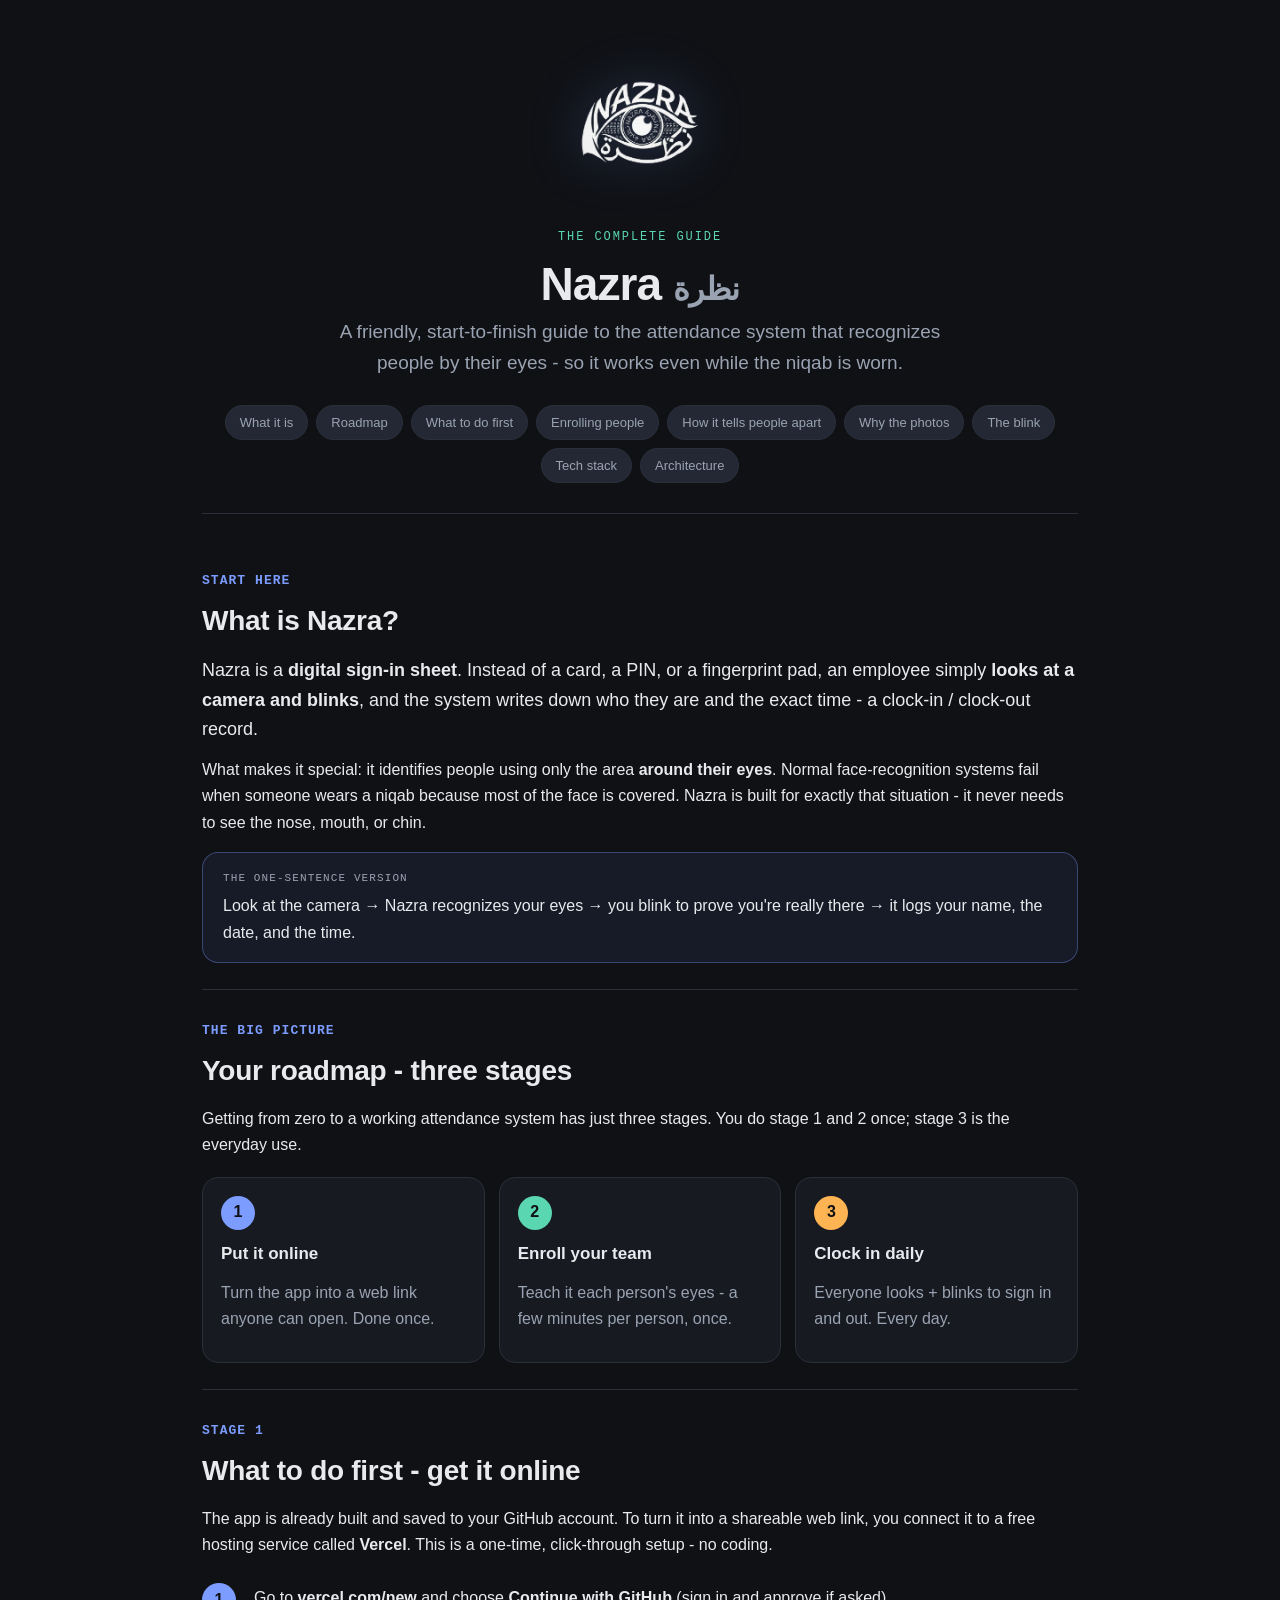
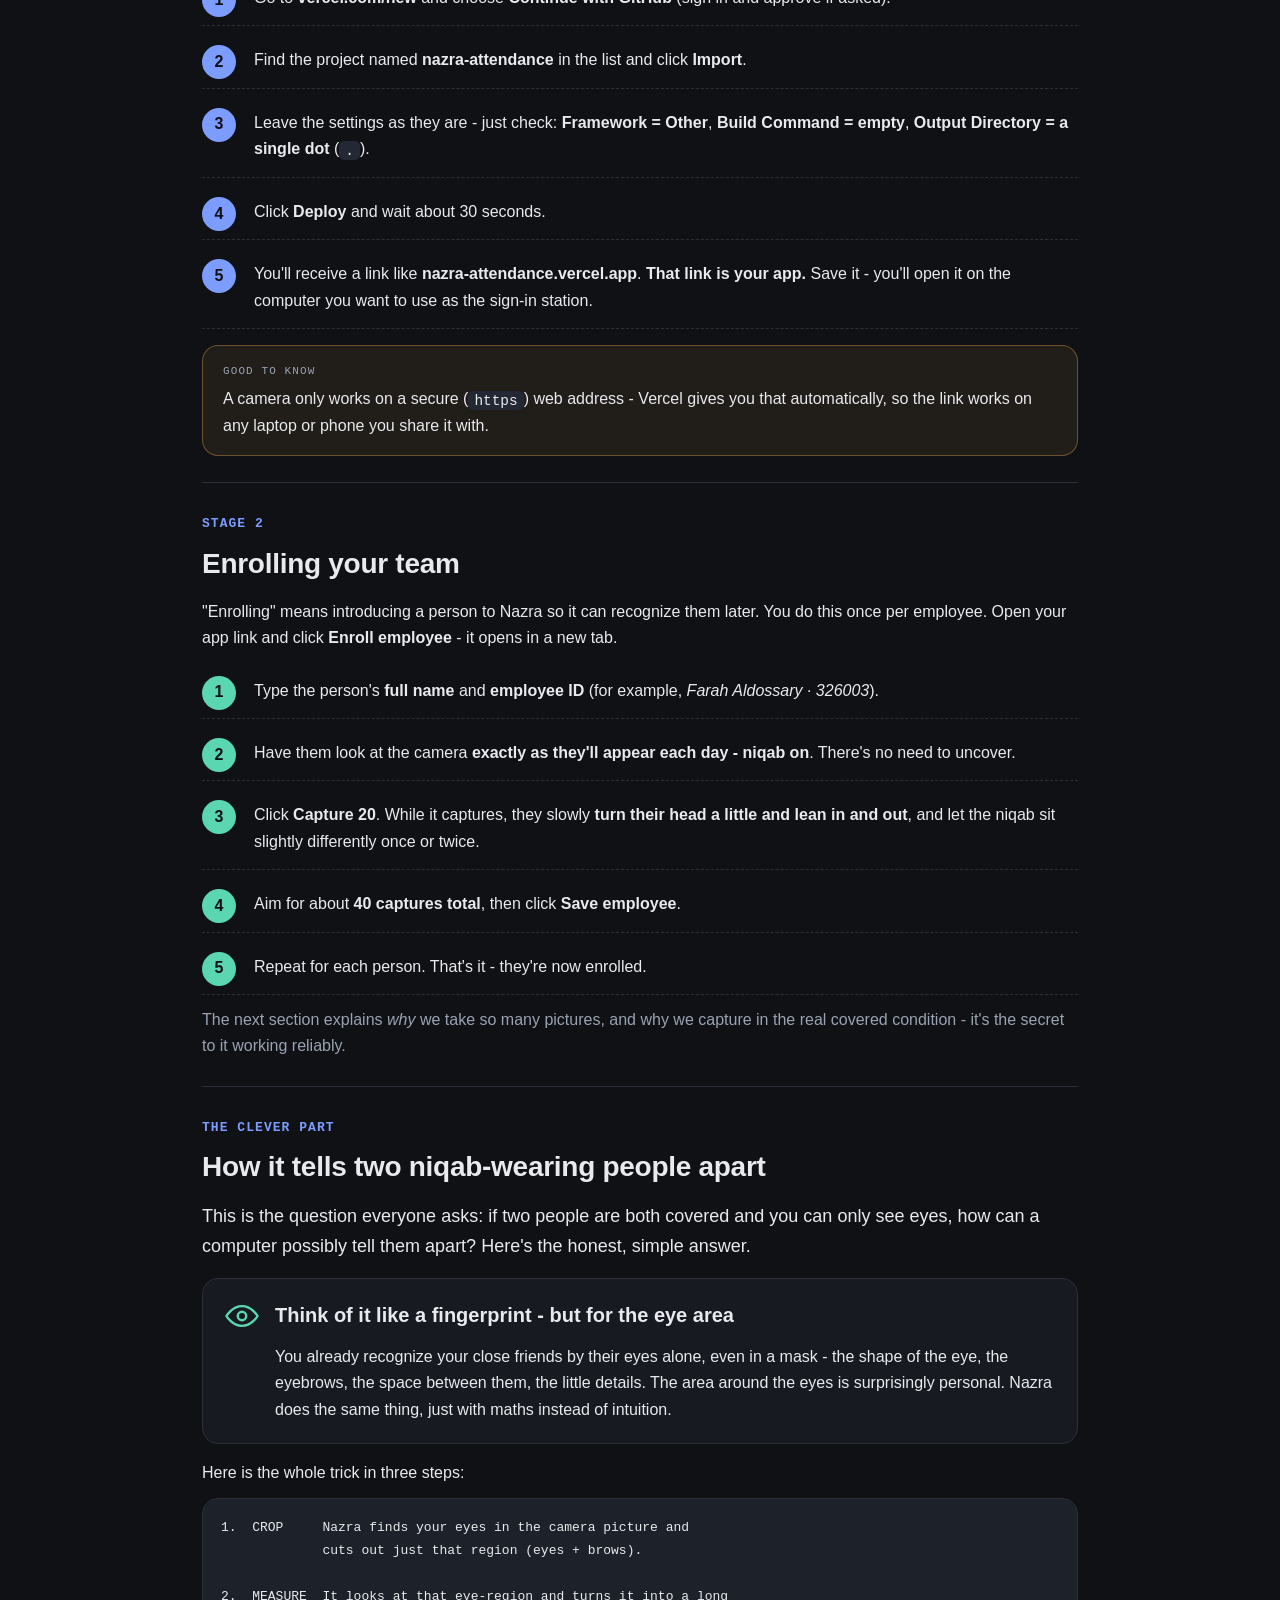
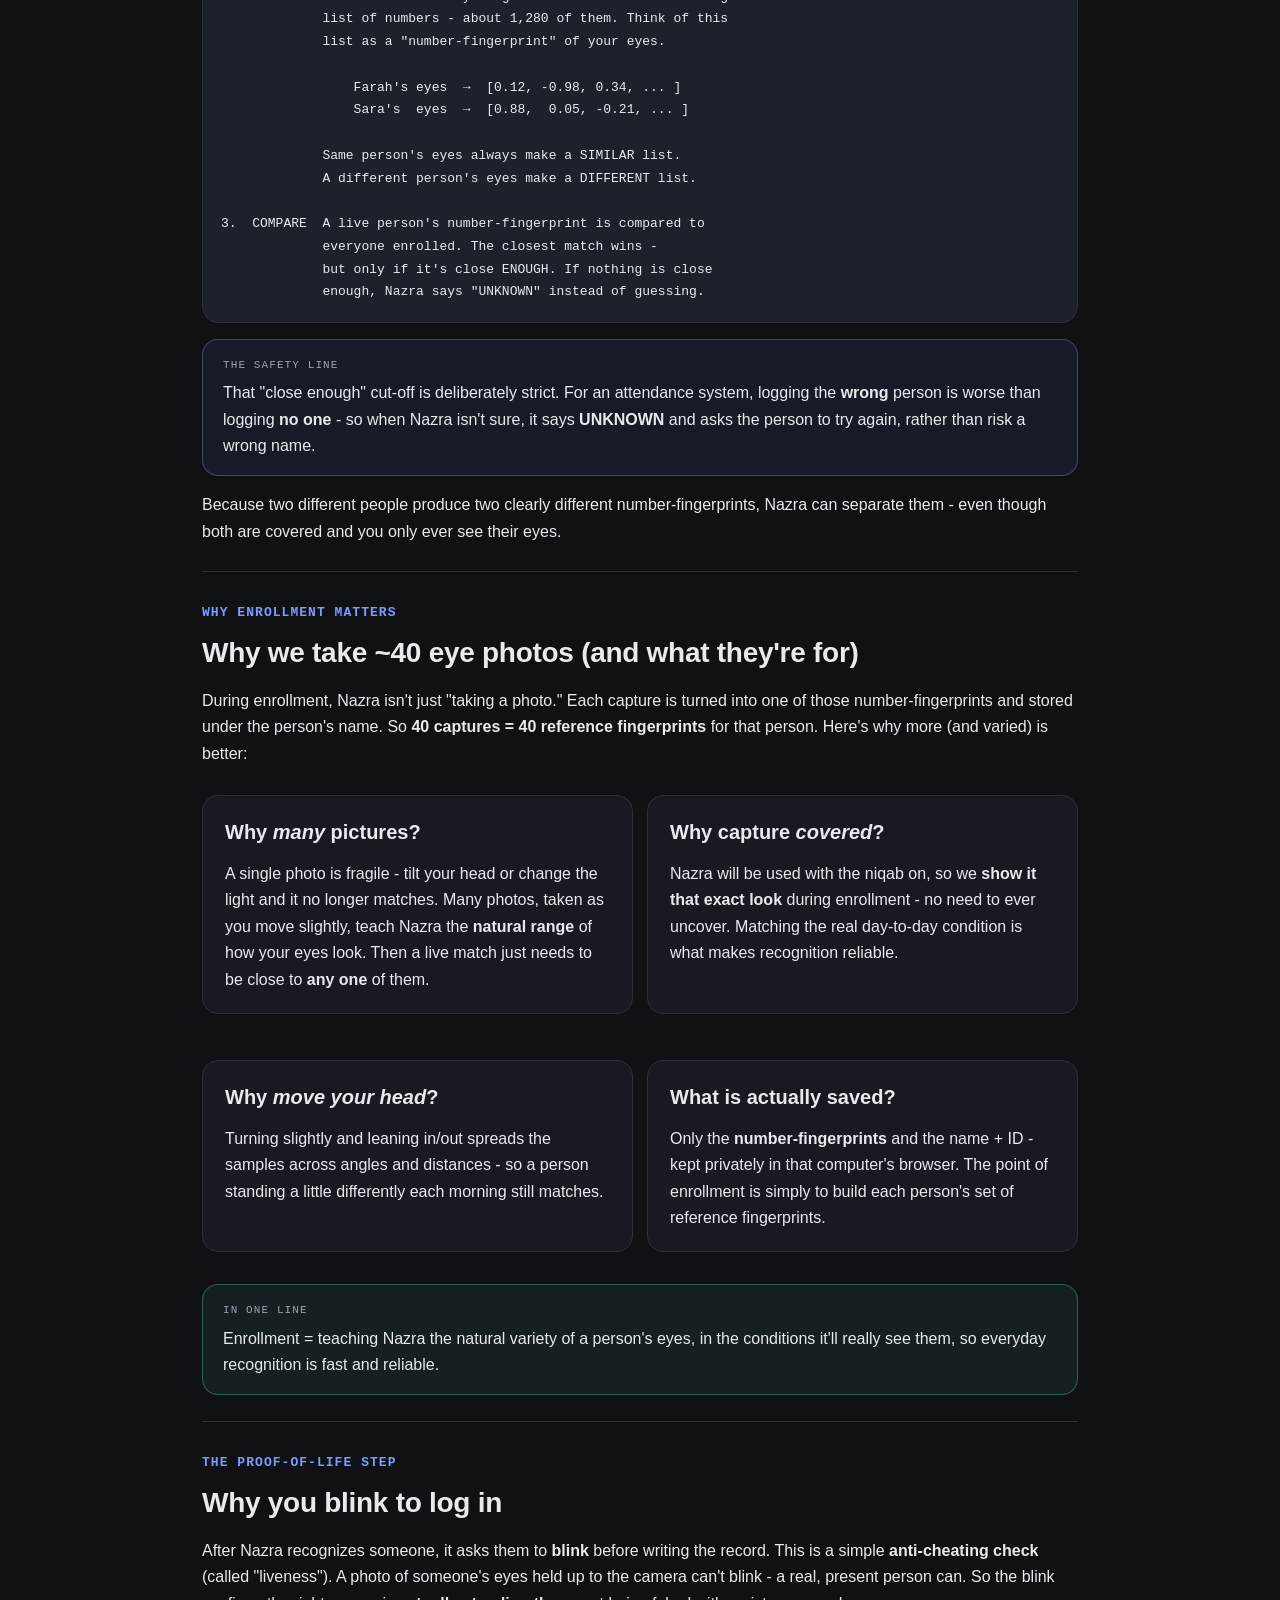
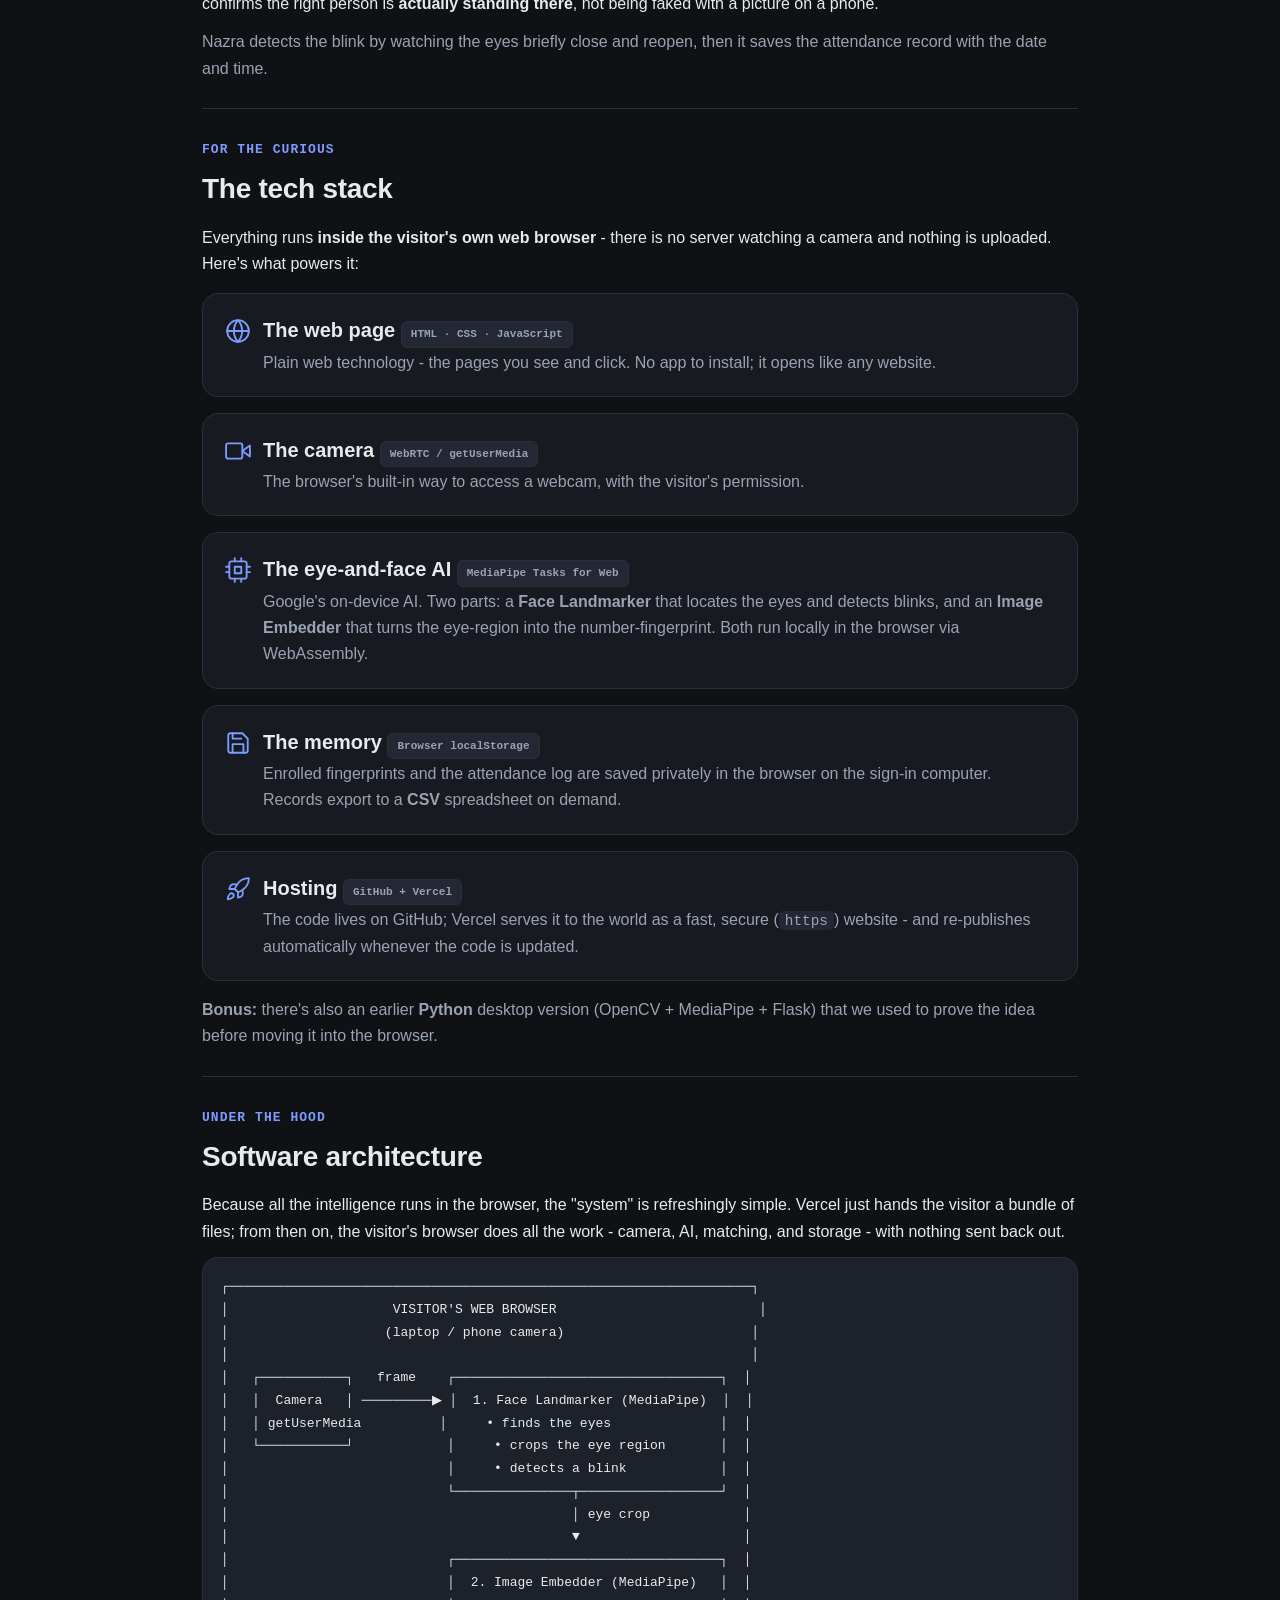
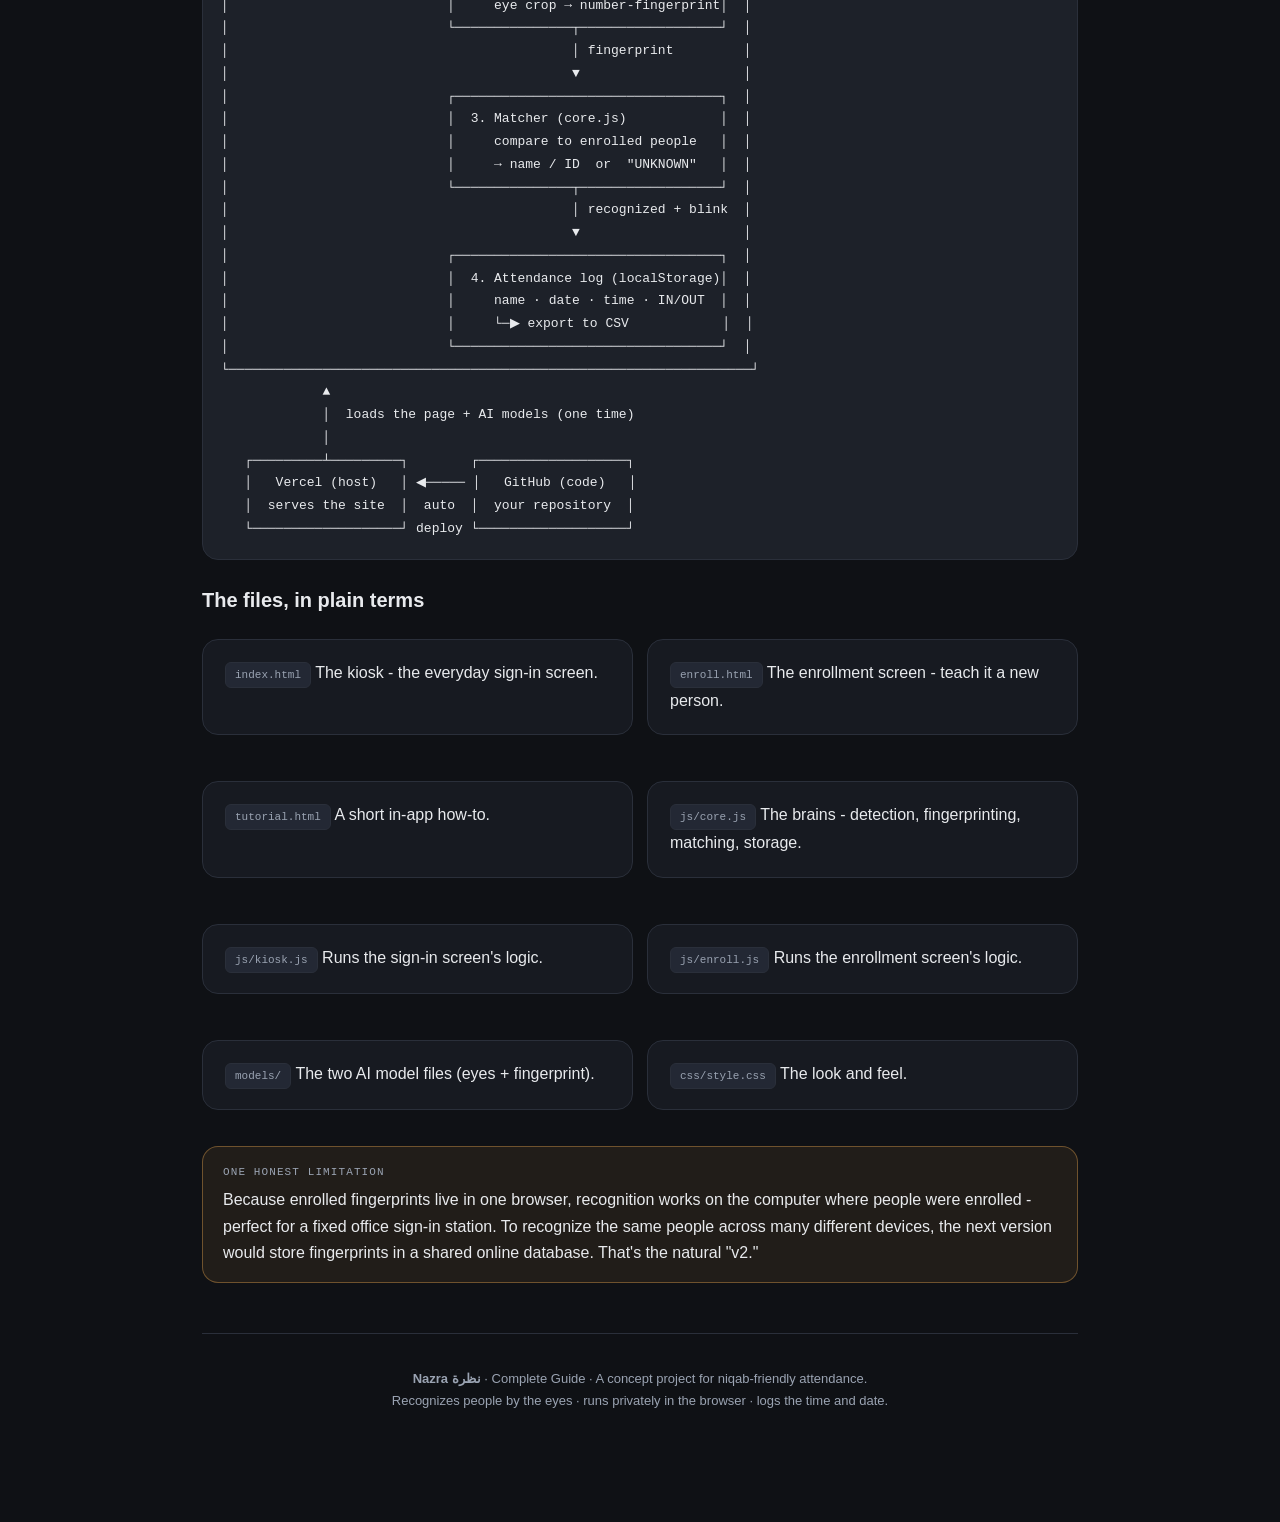
<file: guide.html>
<!doctype html>
<html lang="en">
<head>
<meta charset="utf-8">
<meta name="viewport" content="width=device-width, initial-scale=1">
<title>Nazra · Complete Guide</title>
<link rel="icon" href="assets/logo.png">
<style>
  :root{
    --bg:#0f1115; --panel:#171a21; --panel2:#1d2129; --ink:#e8eaed; --muted:#9aa3b2;
    --line:#2a2f3a; --accent:#7c9cff; --good:#5ad6b0; --warn:#ffb454; --bad:#ff6b6b;
    --chip:#232834; --radius:16px; --maxw:920px;
    --mono:ui-monospace,SFMono-Regular,Menlo,Consolas,monospace;
    --sans:-apple-system,BlinkMacSystemFont,"Segoe UI",Roboto,Helvetica,Arial,sans-serif;
  }
  *{box-sizing:border-box}
  html{scroll-behavior:smooth}
  body{margin:0;background:var(--bg);color:var(--ink);font-family:var(--sans);line-height:1.65;-webkit-font-smoothing:antialiased}
  .wrap{max-width:var(--maxw);margin:0 auto;padding:0 22px 100px}
  a{color:var(--accent);text-decoration:none}
  /* hero */
  .hero{padding:56px 0 30px;border-bottom:1px solid var(--line);text-align:center}
  .eyebrow{font-family:var(--mono);font-size:12px;letter-spacing:.16em;text-transform:uppercase;color:var(--good);margin:0 0 12px}
  h1{font-size:46px;line-height:1.05;margin:0 0 8px;font-weight:800;letter-spacing:-.02em}
  h1 .ar{color:var(--muted);font-weight:600;font-size:32px}
  .tag{color:var(--muted);font-size:19px;max-width:620px;margin:6px auto 0}
  /* table of contents */
  .toc{display:flex;flex-wrap:wrap;gap:8px;justify-content:center;margin:26px 0 0}
  .toc a{background:var(--chip);border:1px solid var(--line);border-radius:999px;padding:6px 14px;font-size:13px;color:var(--muted)}
  .toc a:hover{color:var(--ink);border-color:var(--accent)}
  /* sections */
  section{padding-top:30px;margin-top:26px;border-top:1px solid var(--line)}
  section:first-of-type{border-top:0}
  h2{font-size:13px;font-family:var(--mono);letter-spacing:.08em;text-transform:uppercase;color:var(--accent);margin:0 0 6px}
  .h2big{font-size:28px;font-weight:750;letter-spacing:-.01em;margin:2px 0 12px}
  h3{font-size:20px;margin:24px 0 6px;font-weight:650}
  p{margin:12px 0}
  .lead{font-size:18px}
  .muted{color:var(--muted)}
  ul,ol{padding-left:22px} li{margin:7px 0}
  .card{background:var(--panel);border:1px solid var(--line);border-radius:var(--radius);padding:20px 22px;margin:16px 0}
  .grid2{display:grid;grid-template-columns:1fr 1fr;gap:14px}
  .grid3{display:grid;grid-template-columns:1fr 1fr 1fr;gap:14px}
  @media(max-width:700px){.grid2,.grid3{grid-template-columns:1fr}h1{font-size:34px}}
  /* roadmap timeline */
  .road{display:grid;grid-template-columns:1fr 1fr 1fr;gap:14px;margin:18px 0}
  .stop{background:var(--panel);border:1px solid var(--line);border-radius:var(--radius);padding:18px;position:relative}
  .stop .num{width:34px;height:34px;border-radius:50%;background:var(--accent);color:#0f1115;font-weight:800;display:grid;place-items:center;margin-bottom:10px}
  .stop.b .num{background:var(--good)} .stop.c .num{background:var(--warn)}
  .stop h4{margin:0 0 4px;font-size:17px}
  @media(max-width:700px){.road{grid-template-columns:1fr}}
  /* numbered steps */
  .steps{counter-reset:s;list-style:none;padding:0;margin:8px 0}
  .steps>li{position:relative;padding:14px 0 14px 52px;border-bottom:1px dashed var(--line)}
  .steps>li:before{counter-increment:s;content:counter(s);position:absolute;left:0;top:12px;width:34px;height:34px;border-radius:50%;
    background:var(--accent);color:#0f1115;display:grid;place-items:center;font-weight:800}
  .steps.good>li:before{background:var(--good)}
  .steps b{color:var(--ink)}
  /* callouts */
  .call{border-radius:var(--radius);padding:16px 20px;margin:16px 0;border:1px solid}
  .call.why{background:rgba(90,214,176,.08);border-color:rgba(90,214,176,.35)}
  .call.key{background:rgba(124,156,255,.08);border-color:rgba(124,156,255,.35)}
  .call.warn{background:rgba(255,180,84,.08);border-color:rgba(255,180,84,.35)}
  .call .lbl{font-family:var(--mono);font-size:11px;letter-spacing:.1em;text-transform:uppercase;color:var(--muted);display:block;margin-bottom:6px}
  /* analogy */
  .analogy{display:flex;gap:16px;align-items:flex-start}
  .analogy .emoji{font-size:34px;line-height:1}
  /* fingerprint viz */
  .flow{font-family:var(--mono);font-size:13px;line-height:1.75;white-space:pre;overflow-x:auto;background:var(--panel2);
    border:1px solid var(--line);border-radius:var(--radius);padding:18px;color:var(--ink)}
  /* pills */
  .pill{display:inline-block;font-family:var(--mono);font-size:11px;padding:3px 9px;border-radius:6px;background:var(--chip);border:1px solid var(--line);color:var(--muted)}
  code{font-family:var(--mono);font-size:.9em;background:var(--chip);padding:1.5px 6px;border-radius:5px}
  .stack{display:flex;gap:12px;align-items:flex-start}
  .stack .ico{font-size:26px}
  .stack .ico svg{width:26px;height:26px;fill:none;stroke:var(--accent);stroke-width:1.7;stroke-linecap:round;stroke-linejoin:round}
  .analogy .emoji svg{width:34px;height:34px;fill:none;stroke:var(--good);stroke-width:1.7;stroke-linecap:round;stroke-linejoin:round}
  footer{margin-top:50px;padding-top:22px;border-top:1px solid var(--line);color:var(--muted);font-size:13px;text-align:center}
</style>
</head>
<body>
<div class="wrap">

<header class="hero">
  <img src="assets/logo.png" alt="Nazra"
       style="width:min(300px,70vw);height:auto;display:block;margin:0 auto 8px;filter:drop-shadow(0 0 26px rgba(124,156,255,.35))"
       onerror="this.style.display='none'">
  <p class="eyebrow">The Complete Guide</p>
  <h1>Nazra <span class="ar">نظرة</span></h1>
  <p class="tag">A friendly, start-to-finish guide to the attendance system that recognizes people by their eyes - so it works even while the niqab is worn.</p>
  <nav class="toc">
    <a href="#what">What it is</a>
    <a href="#roadmap">Roadmap</a>
    <a href="#first">What to do first</a>
    <a href="#enroll">Enrolling people</a>
    <a href="#how">How it tells people apart</a>
    <a href="#captures">Why the photos</a>
    <a href="#blink">The blink</a>
    <a href="#stack">Tech stack</a>
    <a href="#arch">Architecture</a>
  </nav>
</header>

<!-- WHAT -->
<section id="what">
  <h2>Start here</h2>
  <div class="h2big">What is Nazra?</div>
  <p class="lead">Nazra is a <b>digital sign-in sheet</b>. Instead of a card, a PIN, or a fingerprint pad, an employee simply <b>looks at a camera and blinks</b>, and the system writes down who they are and the exact time - a clock-in / clock-out record.</p>
  <p>What makes it special: it identifies people using only the area <b>around their eyes</b>. Normal face-recognition systems fail when someone wears a niqab because most of the face is covered. Nazra is built for exactly that situation - it never needs to see the nose, mouth, or chin.</p>
  <div class="call key">
    <span class="lbl">The one-sentence version</span>
    Look at the camera → Nazra recognizes your eyes → you blink to prove you're really there → it logs your name, the date, and the time.
  </div>
</section>

<!-- ROADMAP -->
<section id="roadmap">
  <h2>The big picture</h2>
  <div class="h2big">Your roadmap - three stages</div>
  <p>Getting from zero to a working attendance system has just three stages. You do stage 1 and 2 once; stage 3 is the everyday use.</p>
  <div class="road">
    <div class="stop a">
      <div class="num">1</div>
      <h4>Put it online</h4>
      <p class="muted">Turn the app into a web link anyone can open. Done once.</p>
    </div>
    <div class="stop b">
      <div class="num">2</div>
      <h4>Enroll your team</h4>
      <p class="muted">Teach it each person's eyes - a few minutes per person, once.</p>
    </div>
    <div class="stop c">
      <div class="num">3</div>
      <h4>Clock in daily</h4>
      <p class="muted">Everyone looks + blinks to sign in and out. Every day.</p>
    </div>
  </div>
</section>

<!-- FIRST -->
<section id="first">
  <h2>Stage 1</h2>
  <div class="h2big">What to do first - get it online</div>
  <p>The app is already built and saved to your GitHub account. To turn it into a shareable web link, you connect it to a free hosting service called <b>Vercel</b>. This is a one-time, click-through setup - no coding.</p>
  <ol class="steps">
    <li>Go to <a href="https://vercel.com/new" target="_blank" rel="noopener"><b>vercel.com/new</b></a> and choose <b>Continue with GitHub</b> (sign in and approve if asked).</li>
    <li>Find the project named <b>nazra-attendance</b> in the list and click <b>Import</b>.</li>
    <li>Leave the settings as they are - just check: <b>Framework = Other</b>, <b>Build Command = empty</b>, <b>Output Directory = a single dot</b> (<code>.</code>).</li>
    <li>Click <b>Deploy</b> and wait about 30 seconds.</li>
    <li>You'll receive a link like <b>nazra-attendance.vercel.app</b>. <b>That link is your app.</b> Save it - you'll open it on the computer you want to use as the sign-in station.</li>
  </ol>
  <div class="call warn">
    <span class="lbl">Good to know</span>
    A camera only works on a secure (<code>https</code>) web address - Vercel gives you that automatically, so the link works on any laptop or phone you share it with.
  </div>
</section>

<!-- ENROLL -->
<section id="enroll">
  <h2>Stage 2</h2>
  <div class="h2big">Enrolling your team</div>
  <p>"Enrolling" means introducing a person to Nazra so it can recognize them later. You do this once per employee. Open your app link and click <b>Enroll employee</b> - it opens in a new tab.</p>
  <ol class="steps good">
    <li>Type the person's <b>full name</b> and <b>employee ID</b> (for example, <i>Farah Aldossary · 326003</i>).</li>
    <li>Have them look at the camera <b>exactly as they'll appear each day - niqab on</b>. There's no need to uncover.</li>
    <li>Click <b>Capture 20</b>. While it captures, they slowly <b>turn their head a little and lean in and out</b>, and let the niqab sit slightly differently once or twice.</li>
    <li>Aim for about <b>40 captures total</b>, then click <b>Save employee</b>.</li>
    <li>Repeat for each person. That's it - they're now enrolled.</li>
  </ol>
  <p class="muted">The next section explains <i>why</i> we take so many pictures, and why we capture in the real covered condition - it's the secret to it working reliably.</p>
</section>

<!-- HOW -->
<section id="how">
  <h2>The clever part</h2>
  <div class="h2big">How it tells two niqab-wearing people apart</div>
  <p class="lead">This is the question everyone asks: if two people are both covered and you can only see eyes, how can a computer possibly tell them apart? Here's the honest, simple answer.</p>

  <div class="card">
    <div class="analogy">
      <div class="emoji"><svg viewBox="0 0 24 24"><path d="M1 12s4-7 11-7 11 7 11 7-4 7-11 7-11-7-11-7z"/><circle cx="12" cy="12" r="3"/></svg></div>
      <div>
        <h3 style="margin-top:0">Think of it like a fingerprint - but for the eye area</h3>
        <p style="margin-bottom:0">You already recognize your close friends by their eyes alone, even in a mask - the shape of the eye, the eyebrows, the space between them, the little details. The area around the eyes is surprisingly personal. Nazra does the same thing, just with maths instead of intuition.</p>
      </div>
    </div>
  </div>

  <p>Here is the whole trick in three steps:</p>
  <div class="flow">1.  CROP     Nazra finds your eyes in the camera picture and
             cuts out just that region (eyes + brows).

2.  MEASURE  It looks at that eye-region and turns it into a long
             list of numbers - about 1,280 of them. Think of this
             list as a "number-fingerprint" of your eyes.

                 Farah's eyes  →  [0.12, -0.98, 0.34, ... ]
                 Sara's  eyes  →  [0.88,  0.05, -0.21, ... ]

             Same person's eyes always make a SIMILAR list.
             A different person's eyes make a DIFFERENT list.

3.  COMPARE  A live person's number-fingerprint is compared to
             everyone enrolled. The closest match wins -
             but only if it's close ENOUGH. If nothing is close
             enough, Nazra says "UNKNOWN" instead of guessing.</div>

  <div class="call key">
    <span class="lbl">The safety line</span>
    That "close enough" cut-off is deliberately strict. For an attendance system, logging the <b>wrong</b> person is worse than logging <b>no one</b> - so when Nazra isn't sure, it says <b>UNKNOWN</b> and asks the person to try again, rather than risk a wrong name.
  </div>

  <p>Because two different people produce two clearly different number-fingerprints, Nazra can separate them - even though both are covered and you only ever see their eyes.</p>
</section>

<!-- CAPTURES -->
<section id="captures">
  <h2>Why enrollment matters</h2>
  <div class="h2big">Why we take ~40 eye photos (and what they're for)</div>
  <p>During enrollment, Nazra isn't just "taking a photo." Each capture is turned into one of those number-fingerprints and stored under the person's name. So <b>40 captures = 40 reference fingerprints</b> for that person. Here's why more (and varied) is better:</p>

  <div class="grid2">
    <div class="card">
      <h3 style="margin-top:0">Why <em>many</em> pictures?</h3>
      <p style="margin-bottom:0">A single photo is fragile - tilt your head or change the light and it no longer matches. Many photos, taken as you move slightly, teach Nazra the <b>natural range</b> of how your eyes look. Then a live match just needs to be close to <b>any one</b> of them.</p>
    </div>
    <div class="card">
      <h3 style="margin-top:0">Why capture <em>covered</em>?</h3>
      <p style="margin-bottom:0">Nazra will be used with the niqab on, so we <b>show it that exact look</b> during enrollment - no need to ever uncover. Matching the real day-to-day condition is what makes recognition reliable.</p>
    </div>
    <div class="card">
      <h3 style="margin-top:0">Why <em>move your head</em>?</h3>
      <p style="margin-bottom:0">Turning slightly and leaning in/out spreads the samples across angles and distances - so a person standing a little differently each morning still matches.</p>
    </div>
    <div class="card">
      <h3 style="margin-top:0">What is actually saved?</h3>
      <p style="margin-bottom:0">Only the <b>number-fingerprints</b> and the name + ID - kept privately in that computer's browser. The point of enrollment is simply to build each person's set of reference fingerprints.</p>
    </div>
  </div>

  <div class="call why">
    <span class="lbl">In one line</span>
    Enrollment = teaching Nazra the natural variety of a person's eyes, in the conditions it'll really see them, so everyday recognition is fast and reliable.
  </div>
</section>

<!-- BLINK -->
<section id="blink">
  <h2>The proof-of-life step</h2>
  <div class="h2big">Why you blink to log in</div>
  <p>After Nazra recognizes someone, it asks them to <b>blink</b> before writing the record. This is a simple <b>anti-cheating check</b> (called "liveness"). A photo of someone's eyes held up to the camera can't blink - a real, present person can. So the blink confirms the right person is <b>actually standing there</b>, not being faked with a picture on a phone.</p>
  <p class="muted">Nazra detects the blink by watching the eyes briefly close and reopen, then it saves the attendance record with the date and time.</p>
</section>

<!-- STACK -->
<section id="stack">
  <h2>For the curious</h2>
  <div class="h2big">The tech stack</div>
  <p>Everything runs <b>inside the visitor's own web browser</b> - there is no server watching a camera and nothing is uploaded. Here's what powers it:</p>

  <div class="card"><div class="stack"><div class="ico"><svg viewBox="0 0 24 24"><circle cx="12" cy="12" r="10"/><path d="M2 12h20M12 2a15 15 0 0 1 0 20 15 15 0 0 1 0-20z"/></svg></div><div>
    <h3 style="margin:0 0 2px">The web page <span class="pill">HTML · CSS · JavaScript</span></h3>
    <p class="muted" style="margin:0">Plain web technology - the pages you see and click. No app to install; it opens like any website.</p>
  </div></div></div>

  <div class="card"><div class="stack"><div class="ico"><svg viewBox="0 0 24 24"><path d="M23 7l-7 5 7 5V7z"/><rect x="1" y="5" width="15" height="14" rx="2"/></svg></div><div>
    <h3 style="margin:0 0 2px">The camera <span class="pill">WebRTC / getUserMedia</span></h3>
    <p class="muted" style="margin:0">The browser's built-in way to access a webcam, with the visitor's permission.</p>
  </div></div></div>

  <div class="card"><div class="stack"><div class="ico"><svg viewBox="0 0 24 24"><rect x="4" y="4" width="16" height="16" rx="2"/><rect x="9" y="9" width="6" height="6"/><path d="M9 1v3M15 1v3M9 20v3M15 20v3M20 9h3M20 14h3M1 9h3M1 14h3"/></svg></div><div>
    <h3 style="margin:0 0 2px">The eye-and-face AI <span class="pill">MediaPipe Tasks for Web</span></h3>
    <p class="muted" style="margin:0">Google's on-device AI. Two parts: a <b>Face Landmarker</b> that locates the eyes and detects blinks, and an <b>Image Embedder</b> that turns the eye-region into the number-fingerprint. Both run locally in the browser via WebAssembly.</p>
  </div></div></div>

  <div class="card"><div class="stack"><div class="ico"><svg viewBox="0 0 24 24"><path d="M19 21H5a2 2 0 0 1-2-2V5a2 2 0 0 1 2-2h11l5 5v11a2 2 0 0 1-2 2z"/><path d="M17 21v-8H7v8M7 3v5h8"/></svg></div><div>
    <h3 style="margin:0 0 2px">The memory <span class="pill">Browser localStorage</span></h3>
    <p class="muted" style="margin:0">Enrolled fingerprints and the attendance log are saved privately in the browser on the sign-in computer. Records export to a <b>CSV</b> spreadsheet on demand.</p>
  </div></div></div>

  <div class="card"><div class="stack"><div class="ico"><svg viewBox="0 0 24 24"><path d="M4.5 16.5c-1.5 1.26-2 5-2 5s3.74-.5 5-2c.71-.84.7-2.13-.09-2.91a2.18 2.18 0 0 0-2.91-.09z"/><path d="M12 15l-3-3a22 22 0 0 1 2-3.95A12.88 12.88 0 0 1 22 2c0 2.72-.78 7.5-6 11a22.35 22.35 0 0 1-4 2z"/><path d="M9 12H4s.55-3.03 2-4c1.62-1.08 5 0 5 0M12 15v5s3.03-.55 4-2c1.08-1.62 0-5 0-5"/></svg></div><div>
    <h3 style="margin:0 0 2px">Hosting <span class="pill">GitHub + Vercel</span></h3>
    <p class="muted" style="margin:0">The code lives on GitHub; Vercel serves it to the world as a fast, secure (<code>https</code>) website - and re-publishes automatically whenever the code is updated.</p>
  </div></div></div>

  <p class="muted"><b>Bonus:</b> there's also an earlier <b>Python</b> desktop version (OpenCV + MediaPipe + Flask) that we used to prove the idea before moving it into the browser.</p>
</section>

<!-- ARCH -->
<section id="arch">
  <h2>Under the hood</h2>
  <div class="h2big">Software architecture</div>
  <p>Because all the intelligence runs in the browser, the "system" is refreshingly simple. Vercel just hands the visitor a bundle of files; from then on, the visitor's browser does all the work - camera, AI, matching, and storage - with nothing sent back out.</p>

  <div class="flow">┌───────────────────────────────────────────────────────────────────┐
│                     VISITOR'S WEB BROWSER                          │
│                    (laptop / phone camera)                        │
│                                                                   │
│   ┌───────────┐   frame    ┌──────────────────────────────────┐  │
│   │  Camera   │ ─────────▶ │  1. Face Landmarker (MediaPipe)  │  │
│   │ getUserMedia          │     • finds the eyes              │  │
│   └───────────┘            │     • crops the eye region       │  │
│                            │     • detects a blink            │  │
│                            └───────────────┬──────────────────┘  │
│                                            │ eye crop            │
│                                            ▼                     │
│                            ┌──────────────────────────────────┐  │
│                            │  2. Image Embedder (MediaPipe)   │  │
│                            │     eye crop → number-fingerprint│  │
│                            └───────────────┬──────────────────┘  │
│                                            │ fingerprint         │
│                                            ▼                     │
│                            ┌──────────────────────────────────┐  │
│                            │  3. Matcher (core.js)            │  │
│                            │     compare to enrolled people   │  │
│                            │     → name / ID  or  "UNKNOWN"   │  │
│                            └───────────────┬──────────────────┘  │
│                                            │ recognized + blink  │
│                                            ▼                     │
│                            ┌──────────────────────────────────┐  │
│                            │  4. Attendance log (localStorage)│  │
│                            │     name · date · time · IN/OUT  │  │
│                            │     └─▶ export to CSV            │  │
│                            └──────────────────────────────────┘  │
└───────────────────────────────────────────────────────────────────┘
             ▲
             │  loads the page + AI models (one time)
             │
   ┌─────────┴─────────┐        ┌───────────────────┐
   │   Vercel (host)   │ ◀───── │   GitHub (code)   │
   │  serves the site  │  auto  │  your repository  │
   └───────────────────┘ deploy └───────────────────┘</div>

  <h3>The files, in plain terms</h3>
  <div class="grid2">
    <div class="card">
      <p style="margin:0"><span class="pill">index.html</span> The kiosk - the everyday sign-in screen.</p>
    </div>
    <div class="card">
      <p style="margin:0"><span class="pill">enroll.html</span> The enrollment screen - teach it a new person.</p>
    </div>
    <div class="card">
      <p style="margin:0"><span class="pill">tutorial.html</span> A short in-app how-to.</p>
    </div>
    <div class="card">
      <p style="margin:0"><span class="pill">js/core.js</span> The brains - detection, fingerprinting, matching, storage.</p>
    </div>
    <div class="card">
      <p style="margin:0"><span class="pill">js/kiosk.js</span> Runs the sign-in screen's logic.</p>
    </div>
    <div class="card">
      <p style="margin:0"><span class="pill">js/enroll.js</span> Runs the enrollment screen's logic.</p>
    </div>
    <div class="card">
      <p style="margin:0"><span class="pill">models/</span> The two AI model files (eyes + fingerprint).</p>
    </div>
    <div class="card">
      <p style="margin:0"><span class="pill">css/style.css</span> The look and feel.</p>
    </div>
  </div>

  <div class="call warn" style="margin-top:20px">
    <span class="lbl">One honest limitation</span>
    Because enrolled fingerprints live in one browser, recognition works on the computer where people were enrolled - perfect for a fixed office sign-in station. To recognize the same people across many different devices, the next version would store fingerprints in a shared online database. That's the natural "v2."
  </div>
</section>

<footer>
  <p><b>Nazra نظرة</b> · Complete Guide · A concept project for niqab-friendly attendance.<br>
  Recognizes people by the eyes · runs privately in the browser · logs the time and date.</p>
</footer>

</div>
</body>
</html>
</file>
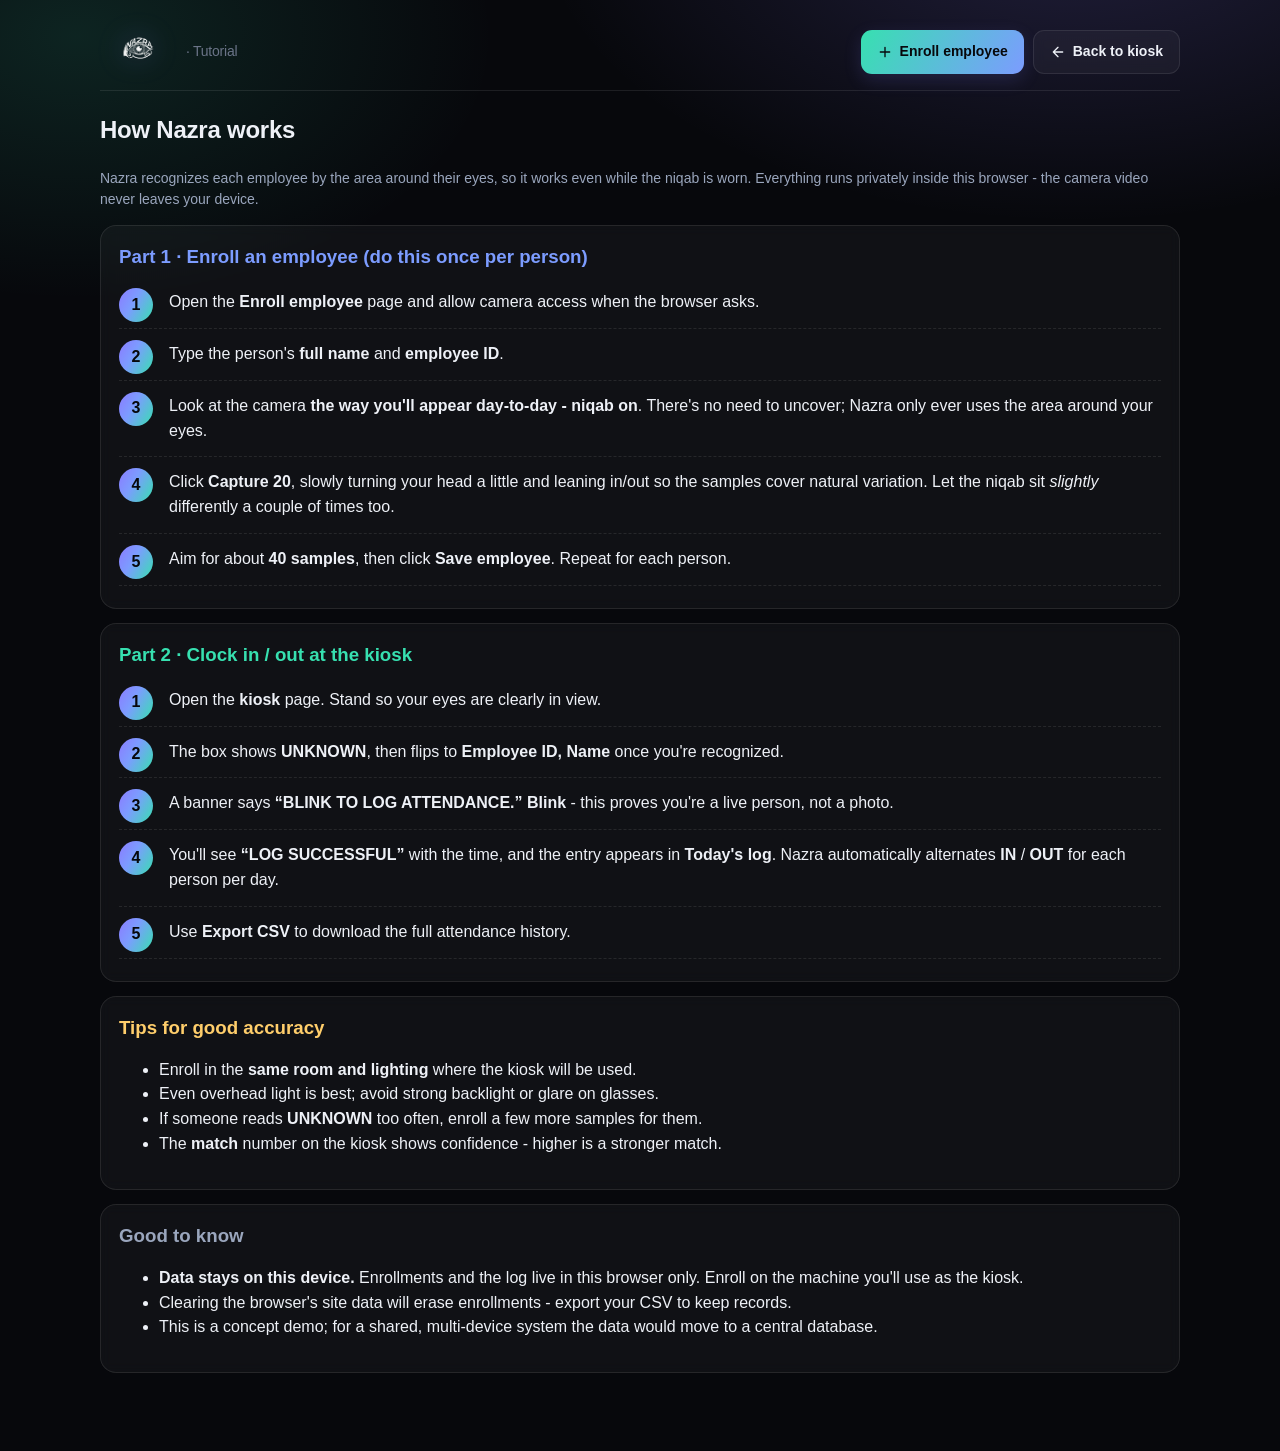
<file: tutorial.html>
<!doctype html>
<html lang="en">
<head>
<meta charset="utf-8">
<meta name="viewport" content="width=device-width, initial-scale=1">
<title>Nazra · Tutorial</title>
<link rel="icon" href="assets/logo.png">
<link rel="stylesheet" href="css/style.css">
</head>
<body>
<div class="wrap">
  <header class="top">
    <a class="brand" href="index.html">
      <img class="brand-logo" src="assets/logo.png" alt="Nazra نظرة"
           onerror="this.style.display='none';this.nextElementSibling.style.display='inline'">
      <span class="brand-fallback"><span class="grad">Nazra</span> <span class="ar">نظرة</span></span>
      <span class="brand-tag">· Tutorial</span>
    </a>
    <nav class="nav">
      <a class="btn good" href="enroll.html" target="_blank" rel="noopener">
        <svg class="ic" viewBox="0 0 24 24"><path d="M12 5v14M5 12h14"/></svg>Enroll employee</a>
      <a class="btn ghost" href="index.html">
        <svg class="ic" viewBox="0 0 24 24"><path d="M19 12H5M12 19l-7-7 7-7"/></svg>Back to kiosk</a>
    </nav>
  </header>

  <h2>How Nazra works</h2>
  <p class="hint">Nazra recognizes each employee by the area around their eyes, so it works even while
     the niqab is worn. Everything runs privately inside this browser - the camera video never leaves your device.</p>

  <div class="card">
    <h3 style="margin-top:0;color:var(--indigo)">Part 1 · Enroll an employee (do this once per person)</h3>
    <ol class="steps">
      <li>Open the <b>Enroll employee</b> page and allow camera access when the browser asks.</li>
      <li>Type the person's <b>full name</b> and <b>employee ID</b>.</li>
      <li>Look at the camera <b>the way you'll appear day-to-day - niqab on</b>. There's no need to uncover;
          Nazra only ever uses the area around your eyes.</li>
      <li>Click <b>Capture 20</b>, slowly turning your head a little and leaning in/out so the samples cover
          natural variation. Let the niqab sit <i>slightly</i> differently a couple of times too.</li>
      <li>Aim for about <b>40 samples</b>, then click <b>Save employee</b>. Repeat for each person.</li>
    </ol>
  </div>

  <div class="card">
    <h3 style="margin-top:0;color:var(--teal)">Part 2 · Clock in / out at the kiosk</h3>
    <ol class="steps">
      <li>Open the <b>kiosk</b> page. Stand so your eyes are clearly in view.</li>
      <li>The box shows <b>UNKNOWN</b>, then flips to <b>Employee ID, Name</b> once you're recognized.</li>
      <li>A banner says <b>“BLINK TO LOG ATTENDANCE.”</b> <b>Blink</b> - this proves you're a live
          person, not a photo.</li>
      <li>You'll see <b>“LOG SUCCESSFUL”</b> with the time, and the entry appears in <b>Today's log</b>.
          Nazra automatically alternates <b>IN</b> / <b>OUT</b> for each person per day.</li>
      <li>Use <b>Export CSV</b> to download the full attendance history.</li>
    </ol>
  </div>

  <div class="card">
    <h3 style="margin-top:0;color:var(--amber)">Tips for good accuracy</h3>
    <ul>
      <li>Enroll in the <b>same room and lighting</b> where the kiosk will be used.</li>
      <li>Even overhead light is best; avoid strong backlight or glare on glasses.</li>
      <li>If someone reads <b>UNKNOWN</b> too often, enroll a few more samples for them.</li>
      <li>The <b>match</b> number on the kiosk shows confidence - higher is a stronger match.</li>
    </ul>
  </div>

  <div class="card">
    <h3 style="margin-top:0;color:var(--muted)">Good to know</h3>
    <ul>
      <li><b>Data stays on this device.</b> Enrollments and the log live in this browser only.
          Enroll on the machine you'll use as the kiosk.</li>
      <li>Clearing the browser's site data will erase enrollments - export your CSV to keep records.</li>
      <li>This is a concept demo; for a shared, multi-device system the data would move to a central database.</li>
    </ul>
  </div>
</div>
</body>
</html>
</file>
<file: css/style.css>
/* Nazra · shared app theme - matches the PRD's innovative look */
:root{
  --bg:#07080c; --panel:rgba(255,255,255,.04); --panel-b:rgba(255,255,255,.09);
  --ink:#eef1f7; --muted:#9aa6bd; --faint:#6b7488;
  --indigo:#7c9cff; --iris:#8b7bff; --teal:#37e0b0; --amber:#ffce6b; --bad:#ff6b6b;
  --grad:linear-gradient(120deg,#8b7bff 0%,#7c9cff 42%,#37e0b0 100%);
  --radius:16px;
  --mono:ui-monospace,SFMono-Regular,Menlo,Consolas,monospace;
  --sans:-apple-system,BlinkMacSystemFont,"Segoe UI",Inter,Roboto,Helvetica,Arial,sans-serif;
}
*{box-sizing:border-box}
html{scroll-behavior:smooth}
body{margin:0;color:var(--ink);font-family:var(--sans);line-height:1.55;-webkit-font-smoothing:antialiased;
  background:
    radial-gradient(900px 520px at 84% -10%, rgba(139,123,255,.20), transparent 60%),
    radial-gradient(760px 480px at 6% 4%, rgba(55,224,176,.13), transparent 55%),
    var(--bg);
  background-attachment:fixed;min-height:100vh}
a{color:var(--indigo);text-decoration:none}
.grad{background:var(--grad);-webkit-background-clip:text;background-clip:text;color:transparent}
.wrap{max-width:1120px;margin:0 auto;padding:16px 20px 64px}

/* header */
header.top{display:flex;align-items:center;justify-content:space-between;gap:12px;flex-wrap:wrap;
  padding:14px 0 16px;border-bottom:1px solid var(--panel-b);margin-bottom:20px}
.brand{font-size:23px;font-weight:850;letter-spacing:-.01em}
.brand .ar{color:var(--faint);font-weight:500;margin-left:5px}
.nav{display:flex;gap:9px;flex-wrap:wrap}

/* buttons */
.btn{background:var(--grad);color:#07080c;border:0;border-radius:11px;padding:10px 16px;
  font-size:14px;font-weight:680;cursor:pointer;display:inline-flex;gap:7px;align-items:center;
  transition:transform .14s ease,box-shadow .14s ease;box-shadow:0 6px 18px rgba(124,124,255,.16)}
.btn:hover{transform:translateY(-2px);box-shadow:0 10px 26px rgba(124,124,255,.32)}
.btn.good{background:linear-gradient(120deg,#37e0b0,#7c9cff)}
.btn.ghost{background:var(--panel);color:var(--ink);border:1px solid var(--panel-b);box-shadow:none;backdrop-filter:blur(6px)}
.btn.ghost:hover{border-color:rgba(139,123,255,.45)}
.btn:disabled{opacity:.5;cursor:not-allowed;transform:none}

/* layout */
.grid{display:flex;gap:18px;align-items:flex-start;flex-wrap:wrap}
.stage{position:relative;flex:1 1 720px;min-width:320px}
video,canvas.overlay{width:100%;border-radius:var(--radius);border:1px solid var(--panel-b);display:block}
.stage{box-shadow:0 24px 60px rgba(0,0,0,.45)}
.stage video{transform:scaleX(-1);border-radius:var(--radius);background:#05060a}
canvas.overlay{position:absolute;inset:0;transform:scaleX(-1);pointer-events:none;background:transparent}

/* panel / cards */
.panel{background:var(--panel);border:1px solid var(--panel-b);border-radius:var(--radius);padding:18px;
  flex:1 1 260px;min-width:240px;max-width:340px;backdrop-filter:blur(6px)}
.panel h3{margin:0 0 12px;font-size:12px;letter-spacing:.1em;text-transform:uppercase;color:var(--indigo);font-family:var(--mono)}
.card{background:var(--panel);border:1px solid var(--panel-b);border-radius:var(--radius);padding:16px 18px;margin:14px 0;backdrop-filter:blur(6px)}

/* form */
.field{display:flex;flex-direction:column;gap:6px;margin-bottom:13px}
.field label{font-size:13px;color:var(--muted)}
input{background:rgba(0,0,0,.28);border:1px solid var(--panel-b);color:var(--ink);border-radius:10px;
  padding:11px 13px;font-size:15px;width:100%}
input:focus{outline:none;border-color:var(--iris);box-shadow:0 0 0 3px rgba(139,123,255,.18)}
.count{font-size:34px;font-weight:820;letter-spacing:-.02em}
.msg{min-height:22px;color:var(--teal);font-size:14px;margin-top:8px}
.row{display:flex;gap:9px;flex-wrap:wrap;align-items:center;margin:10px 0}

/* status + banner overlays on the video */
.status{position:absolute;top:12px;left:12px;background:rgba(8,10,16,.72);border:1px solid var(--panel-b);
  border-radius:10px;padding:6px 12px;font-size:14px;font-weight:650;backdrop-filter:blur(8px)}
.status.ok{color:var(--teal)} .status.no{color:var(--bad)}
.banner{position:absolute;left:0;right:0;bottom:0;padding:18px;text-align:center;font-size:26px;font-weight:820;
  letter-spacing:-.01em;background:linear-gradient(transparent,rgba(5,6,10,.94));border-radius:0 0 var(--radius) var(--radius)}
.banner.arm{color:var(--amber)} .banner.ok{color:var(--teal)} .banner.info{color:var(--indigo)}

/* logs */
.logline{font-size:14px;border-bottom:1px solid var(--panel-b);padding:8px 0}
.empty{color:var(--faint)}
.hint{color:var(--muted);font-size:14px}

/* enrolled people list */
.people{list-style:none;margin:0;padding:0}
.people li{display:flex;justify-content:space-between;align-items:center;padding:9px 0;border-bottom:1px solid var(--panel-b);font-size:14px}
.people button{background:transparent;border:1px solid var(--panel-b);color:var(--muted);border-radius:8px;padding:4px 10px;cursor:pointer;font-size:12px}
.people button:hover{border-color:var(--bad);color:var(--bad)}

/* numbered steps (tutorial) */
.steps{counter-reset:s;list-style:none;padding:0;margin:6px 0}
.steps>li{position:relative;padding:13px 0 13px 50px;border-bottom:1px dashed var(--panel-b)}
.steps>li:before{counter-increment:s;content:counter(s);position:absolute;left:0;top:11px;width:34px;height:34px;border-radius:50%;
  background:var(--grad);color:#07080c;display:grid;place-items:center;font-weight:800}
kbd{background:rgba(255,255,255,.06);border:1px solid var(--panel-b);border-radius:6px;padding:1px 7px;font-size:13px}
h2{letter-spacing:-.01em}
h3{margin:16px 0 6px}

/* ---------- guided walkthrough (“where to start”) ---------- */
.tour[hidden]{display:none}
.tour{position:fixed;inset:0;z-index:1000;display:grid;place-items:center;padding:22px}
.tour-backdrop{position:absolute;inset:0;background:rgba(4,5,9,.82);backdrop-filter:blur(4px)}
.tour-card{position:relative;z-index:1003;max-width:460px;width:100%;
  background:linear-gradient(180deg,rgba(21,23,36,.97),rgba(11,13,20,.97));
  border:1px solid rgba(139,123,255,.4);border-radius:20px;padding:26px 26px 22px;
  box-shadow:0 34px 90px rgba(0,0,0,.6),0 0 46px rgba(139,123,255,.16)}
.tour-eyebrow{font-family:var(--mono);font-size:11px;letter-spacing:.22em;text-transform:uppercase;color:var(--teal);margin-bottom:10px}
.tour-card h3{font-size:24px;margin:0 0 4px;font-weight:800}
.tour-steps{counter-reset:t;list-style:none;padding:0;margin:16px 0 20px}
.tour-steps li{position:relative;padding:9px 0 9px 42px;color:var(--muted);font-size:15px}
.tour-steps li b{color:var(--ink)}
.tour-steps li:before{counter-increment:t;content:counter(t);position:absolute;left:0;top:8px;width:28px;height:28px;border-radius:50%;
  background:var(--grad);color:#07080c;display:grid;place-items:center;font-weight:800;font-size:13px}
.tour-actions{display:flex;gap:10px;flex-wrap:wrap}
.tour-actions .btn{flex:1 1 auto;justify-content:center}

/* the whole page dims behind the overlay; the card's Start button is the glowing target */
@keyframes tourpulse{0%,100%{box-shadow:0 0 0 0 rgba(55,224,176,.55)}50%{box-shadow:0 0 0 14px rgba(55,224,176,0)}}
#tour-start{animation:tourpulse 1.9s ease-out infinite}

/* floating help button to reopen the walkthrough */
.fab{position:fixed;right:18px;bottom:18px;z-index:900;width:46px;height:46px;border-radius:50%;
  border:1px solid rgba(139,123,255,.4);background:var(--panel);color:var(--ink);font-size:20px;font-weight:800;
  cursor:pointer;backdrop-filter:blur(8px);box-shadow:0 8px 24px rgba(0,0,0,.4)}
.fab:hover{border-color:var(--teal)}

/* ---------- inline line-icons (replace emojis) ---------- */
svg.ic{width:16px;height:16px;flex:none;fill:none;stroke:currentColor;stroke-width:2;
  stroke-linecap:round;stroke-linejoin:round;vertical-align:-3px}

/* ---------- brand logo in header ---------- */
.brand{display:inline-flex;align-items:center;gap:9px}
.brand-logo{height:42px;width:auto;display:block;filter:drop-shadow(0 0 14px rgba(139,123,255,.35))}
.brand-fallback{display:none;font-size:22px;font-weight:850}
.brand-tag{color:var(--faint);font-weight:500;font-size:14px}

/* ---------- kiosk hero (big centered glowing logo) ---------- */
.khero{position:relative;display:flex;flex-direction:column;align-items:center;text-align:center;gap:6px;
  padding:12px 0 14px;border-bottom:1px solid var(--panel-b);margin-bottom:16px}
/* creative, subtle blurred logo-glow behind the hero (ambient, not distracting) */
.khero::before{content:"";position:absolute;top:42%;left:50%;transform:translate(-50%,-50%);
  width:min(620px,94vw);height:360px;background:url(../assets/logo.png) center/contain no-repeat;
  filter:blur(46px) saturate(1.25);opacity:.11;z-index:-1;pointer-events:none}
.khero-logo{width:min(200px,44vw);height:auto;display:block;transition:transform .12s ease-out;will-change:transform;
  filter:drop-shadow(0 0 20px rgba(139,123,255,.45));animation:heroGlow 3.6s ease-in-out infinite}
@keyframes heroGlow{0%,100%{filter:drop-shadow(0 0 15px rgba(139,123,255,.32))}
  50%{filter:drop-shadow(0 0 32px rgba(55,224,176,.5))}}
.khero-by{margin:0 0 4px;color:var(--muted);font-size:13.5px;letter-spacing:.02em}
.khero-by b{color:var(--ink);font-weight:650}
.khero .nav{justify-content:center}
@media(prefers-reduced-motion:reduce){.khero-logo{animation:none}}

/* ---------- loading / splash screen ---------- */
#splash{position:fixed;inset:0;z-index:2000;display:grid;place-items:center;
  background:
    radial-gradient(800px 500px at 50% 32%, rgba(139,123,255,.18), transparent 60%),
    radial-gradient(600px 400px at 50% 80%, rgba(55,224,176,.10), transparent 55%),
    var(--bg);
  transition:opacity .55s ease,visibility .55s ease}
#splash.hide{opacity:0;visibility:hidden}
#splash .splash-inner{display:flex;flex-direction:column;align-items:center;text-align:center;padding:20px}
#splash .splash-logo{width:min(360px,74vw);height:auto;
  filter:drop-shadow(0 0 30px rgba(139,123,255,.4));
  animation:logoIn .9s ease both, logoGlow 3.2s ease-in-out 1s infinite}
#splash .splash-word{display:none;font-size:48px;font-weight:850;letter-spacing:.02em}
@keyframes logoIn{from{opacity:0;transform:scale(.9)}to{opacity:1;transform:scale(1)}}
@keyframes logoGlow{0%,100%{filter:drop-shadow(0 0 22px rgba(139,123,255,.32))}
  50%{filter:drop-shadow(0 0 44px rgba(55,224,176,.5))}}
#splash .splash-load{margin-top:26px;font-family:var(--mono);font-size:11.5px;letter-spacing:.28em;
  text-transform:uppercase;color:var(--muted)}
#splash .splash-bar{margin-top:14px;width:190px;height:3px;border-radius:3px;background:rgba(255,255,255,.09);
  overflow:hidden;position:relative}
#splash .splash-bar:before{content:"";position:absolute;top:0;bottom:0;left:0;width:40%;border-radius:3px;
  background:var(--grad);animation:splashSlide 1.15s ease-in-out infinite}
@keyframes splashSlide{0%{transform:translateX(-110%)}100%{transform:translateX(360%)}}
@media(prefers-reduced-motion:reduce){
  #splash .splash-logo{animation:logoIn .4s ease both}
  #splash .splash-bar:before{animation:none;width:100%}
}
</file>
